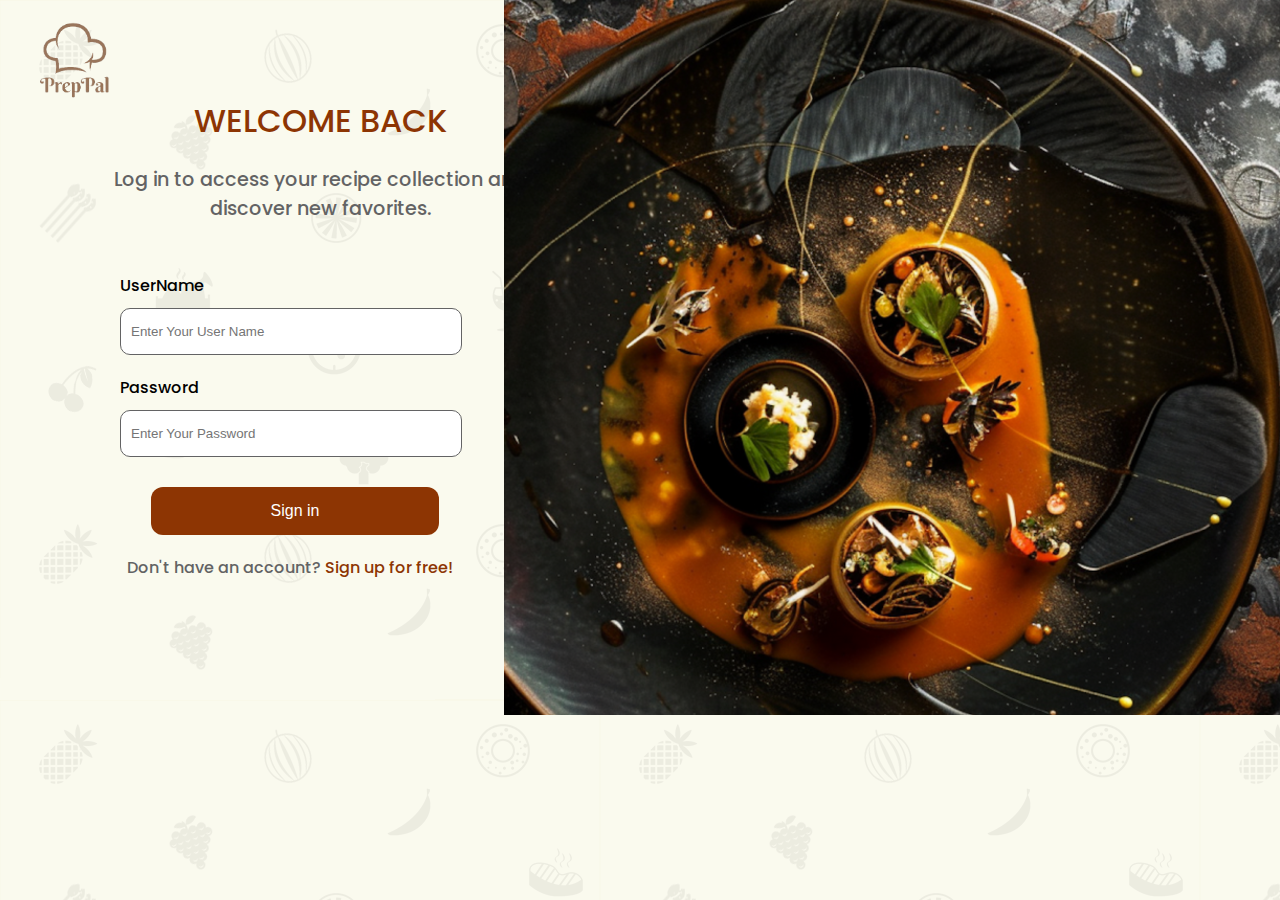
<file: loginpage.html>
<!DOCTYPE html>
<html lang="en">
  <head>
    <meta charset="UTF-8" />
    <meta name="viewport" content="width=device-width, initial-scale=1.0" />
    <title>PrepPal Login</title>
    <link rel="icons" href="/imgs/Copy_of_PrepPal__2_-removebg-preview.png" />
    <link rel="stylesheet" href="/styles/loginpage.css" />
    <link rel="preconnect" href="https://fonts.googleapis.com" />
    <link rel="preconnect" href="https://fonts.gstatic.com" crossorigin />
    <link
      href="https://fonts.googleapis.com/css2?family=Poppins:ital,wght@0,100;0,200;0,300;0,400;0,500;0,600;0,700;0,800;0,900;1,100;1,200;1,300;1,400;1,500;1,600;1,700;1,800;1,900&display=swap"
      rel="stylesheet"
    />
    <link rel="preconnect" href="https://fonts.googleapis.com" />
    <link rel="preconnect" href="https://fonts.gstatic.com" crossorigin />
    <link
      href="https://fonts.googleapis.com/css2?family=Modak&family=Poppins:ital,wght@0,100;0,200;0,300;0,400;0,500;0,600;0,700;0,800;0,900;1,100;1,200;1,300;1,400;1,500;1,600;1,700;1,800;1,900&display=swap"
      rel="stylesheet"
    />
    <link rel="preconnect" href="https://fonts.googleapis.com" />
    <link rel="preconnect" href="https://fonts.gstatic.com" crossorigin />
    <link
      href="https://fonts.googleapis.com/css2?family=Luckiest+Guy&display=swap"
      rel="stylesheet"
    />
  </head>
  <body>
    <a href="index.html"
      ><img
        src="/imgs/Copy_of_PrepPal-removebg-preview.png"
        width="90"
        height="80"
        alt="PrepPal Logo"
        class="logo"
      />
    </a>
    <div class="container">
      <div class="form-section">
        <h1>WELCOME BACK</h1>
        <p>
          Log in to access your recipe collection and<br />discover new
          favorites.
        </p>
        <form>
          <div class="form-group">
            <label for="username">UserName</label>
            <input
              type="text"
              id="username"
              placeholder="Enter Your User Name"
              required
            />
          </div>
          <div class="form-group">
            <label for="password">Password</label>
            <input
              type="password"
              id="password"
              placeholder="Enter Your Password"
              required
            />
          </div>
          <div class="button-wrapper">
            <button class="sign-in-btn" type="submit">Sign in</button>
          </div>
        </form>
        <div class="sign-up-link">
          Don't have an account? <a href="signuppage.html">Sign up for free!</a>
        </div>
      </div>
    </div>
    <div class="image-section"></div>
  </body>
</html>
</file>
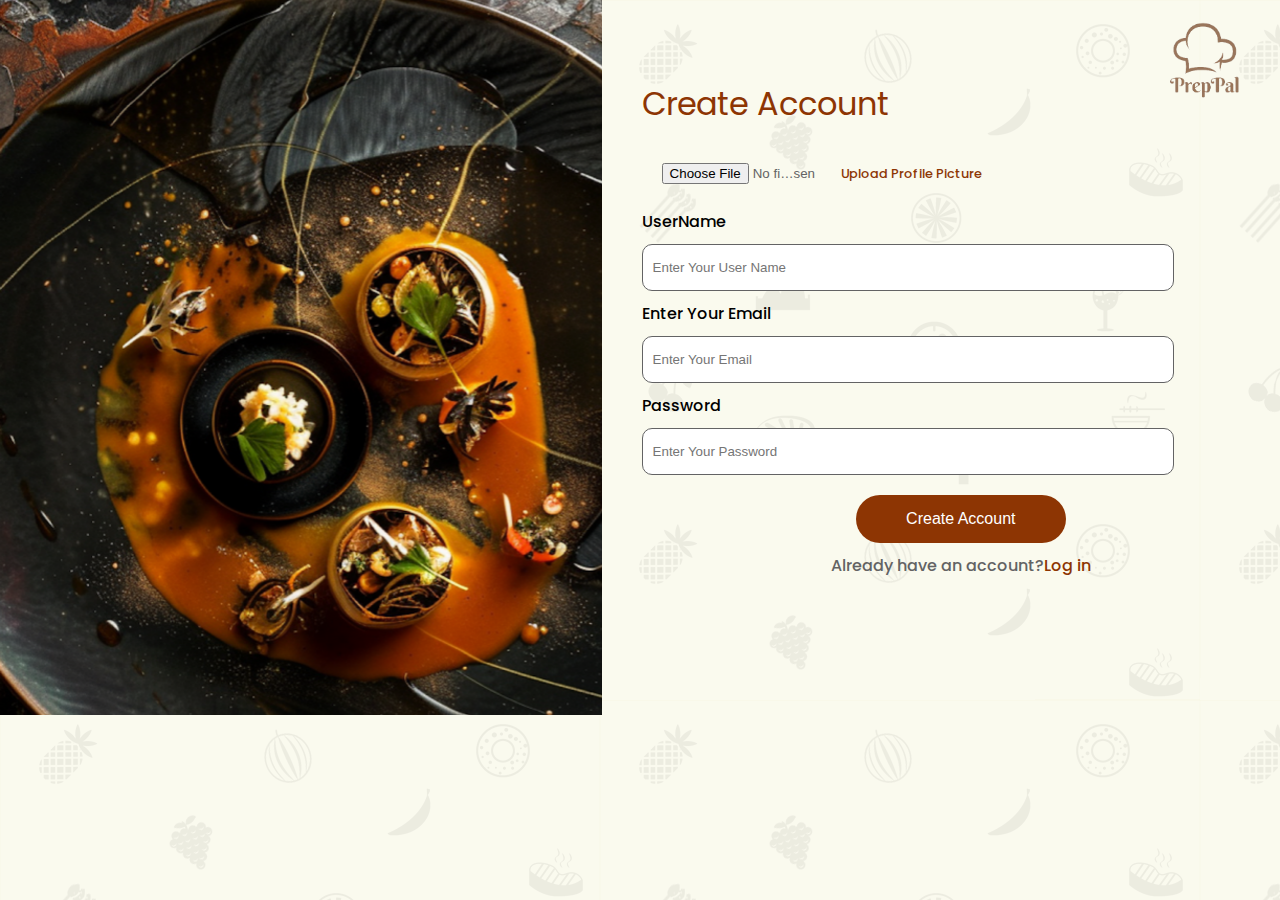
<file: signuppage.html>
<!DOCTYPE html>
<html lang="en">
  <head>
    <meta charset="UTF-8" />
    <meta name="viewport" content="width=device-width, initial-scale=1.0" />
    <title>PrepPal SignUp</title>
    <link rel="icons" href="/imgs/Copy_of_PrepPal__2_-removebg-preview.png" />
    <link rel="stylesheet" href="/styles/signupPage.css" />
    <link rel="preconnect" href="https://fonts.googleapis.com" />
    <link rel="preconnect" href="https://fonts.gstatic.com" crossorigin />
    <link
      href="https://fonts.googleapis.com/css2?family=Poppins:ital,wght@0,100;0,200;0,300;0,400;0,500;0,600;0,700;0,800;0,900;1,100;1,200;1,300;1,400;1,500;1,600;1,700;1,800;1,900&display=swap"
      rel="stylesheet"
    />
    <link rel="preconnect" href="https://fonts.googleapis.com" />
    <link rel="preconnect" href="https://fonts.gstatic.com" crossorigin />
    <link
      href="https://fonts.googleapis.com/css2?family=Modak&family=Poppins:ital,wght@0,100;0,200;0,300;0,400;0,500;0,600;0,700;0,800;0,900;1,100;1,200;1,300;1,400;1,500;1,600;1,700;1,800;1,900&display=swap"
      rel="stylesheet"
    />
    <link rel="preconnect" href="https://fonts.googleapis.com" />
    <link rel="preconnect" href="https://fonts.gstatic.com" crossorigin />
    <link
      href="https://fonts.googleapis.com/css2?family=Luckiest+Guy&display=swap"
      rel="stylesheet"
    />
  </head>
  <body>
    <a href="index.html"
      ><img
        src="/imgs/Copy_of_PrepPal-removebg-preview.png"
        width="90"
        height="80"
        alt="PrepPal Logo"
        class="logo"
      />
    </a>
    <div class="image-section"></div>
    <div class="container">
      <div class="form-section">
        <h1>Create Account</h1>
        <form>
          <div class="form-group profile">
            <div class="icon-container" id="icon-container">
              <lord-icon
                src="https://cdn.lordicon.com/hrjifpbq.json"
                trigger="in"
                delay="500"
                state="in-account"
                colors="primary:#794628"
                style="width: 100px; height: 100px"
              >
              </lord-icon>
            </div>
            <input type="file" id="profile-input" accept="image/*" />
            <span class="profile-info">Upload Profile Picture</span>
            <div class="image-preview" id="image-preview"></div>
          </div>
          <div class="form-group">
            <label for="username">UserName</label>
            <input
              type="text"
              id="username"
              placeholder="Enter Your User Name"
              required
            />
          </div>
          <div class="form-group">
            <label for="email">Enter Your Email</label>
            <input
              type="email"
              id="password"
              placeholder="Enter Your Email"
              required
            />
          </div>
          <div class="form-group">
            <label for="password">Password</label>
            <input
              type="password"
              id="password"
              placeholder="Enter Your Password"
              required
            />
          </div>
          <div class="button-wrapper">
            <button class="sign-up-btn" type="submit">Create Account</button>
          </div>
        </form>
        <div class="log-in-link">
            Already have an account?<a href="loginpage.html">Log in</a>
        </div>
      </div>
    </div>
    <script src="https://cdn.lordicon.com/lordicon.js"></script>
    <script src="/scripts/signup-page.js"></script>
  </body>
</html>
</file>
<file: styles/loginpage.css>
* {
  margin: 0;
  padding: 0;
}
.logo {
  transition: transform 0.3s ease, opacity 0.3s ease;
  cursor: pointer;
  margin: 20px 30px;
}

.logo:hover {
  transform: scale(1.1);
  opacity: 0.8;
}
body {
  font-family: Poppins, sans-serif;
  background-image: url("../imgs/restaurant_icons.png");
  position: relative;
  color: #636364;
  font-weight: 500;
}
.container {
  display: flex;
}
.image-section {
  background-image: url("../imgs/sideimg.png");
  object-fit: cover;
  background-repeat: no-repeat;
  position: absolute;
  top: 0;
  right: 0;
  width: 776px;
  height: 715px;
}
h1 {
  text-align: center;
  color: #8d3503;
  font-weight: 500;
  margin-bottom: 10px;
}
p {
  text-align: center;
  margin-bottom: 20px;
  padding: 10px;
  font-size: 1.2rem;
}
.form-section {
  display: flex;
  flex-direction: column;
  margin-top: -30px;
  width: 50%;
  height: auto;
}
.form-group {
  margin: 20px 120px;
}
.form-group label {
  color: black;
  font-size: 1rem;
  font-weight: 500;
}
.form-group input {
  width: 80%;
  color: #636364;
  display: block;
  padding: 15px 10px;
  margin: 10px 0;
  border-radius: 10px;
  border: 1px solid;
}
.button-wrapper {
  display: flex;
  justify-content: center;
  margin-top: 30px;
  margin-left: -50px;
}

.sign-in-btn {
  background-color: #8d3503;
  color: white;
  padding: 15px 120px;
  font-weight: 500;
  font-size: 1rem;
  border: none;
  border-radius: 12px; /* Optional for styling */
  cursor: pointer;
}
.sign-in-btn:hover {
  background-color: #622614;
}
.sign-up-link {
  text-align: center;
  margin-top: 20px;
  margin-left: -60px;
}
.sign-up-link a {
  color: #8d3503;
  font-weight: 500;
  text-decoration: none;
}
</file>
<file: styles/signupPage.css>
* {
    margin: 0;
    padding: 0;
  }
  .logo {
    transition: transform 0.3s ease, opacity 0.3s ease;
    cursor: pointer;
    margin: 20px 30px;
    position: absolute;
    right: 0;
  }
  
  .logo:hover {
    transform: scale(1.1);
    opacity: 0.8;
  }
  body {
    display: flex;
    font-family: Poppins, sans-serif;
    background-image: url("../imgs/restaurant_icons.png");
    position: relative;
    color: #636364;
    font-weight: 500;
  }
  .image-section {
    background-image: url("../imgs/sideimg.png");
    object-fit: cover;
    background-repeat: no-repeat;
    position: absolute;
    top: 0;
    left: 0;
    width: 47%;
    height: 715px;
  }
  .container{
    width: 53%;
    margin-left: auto;
  }
  .form-section {
    display: flex;
    justify-content: center;
    flex-direction: column;
    gap: 10px;
    padding-left: 40px;
  }
  h1,h2{
    color:  #8d3503;
    margin-top: 80px;
    font-weight: 400;
  }
  .form-group.profile {
    display: flex;
    align-items: center;
    gap: 10px;
  }
  
  .image-preview {
    display: none;
    width: 100px;
    height: 100px;
    border-radius: 50%;
    overflow: hidden;
    border: 2px solid #794628;
  }
  
  .image-preview img {
    width: 100%;
    height: 100%;
    object-fit: cover;
  }

  .form-group label {
    color: black;
    font-size: 1rem;
    font-weight: 500;
    margin-top: 30px;
  }
  .form-group input {
    width: 80%;
    color: #636364;
    display: block;
    padding: 15px 10px;
    margin: 10px 0;
    border-radius: 10px;
    border: 1px solid;
  }
  .profile input{
    border: none;
    width: 25%;
  }
  .form-group span{
    font-size: 0.8rem;
    color: #8d3503;
  }
  .button-wrapper {
    display: flex;
    justify-content: center;
    margin-top: 20px;
  }
  .sign-up-btn {
    background-color: #8d3503;
    color: white;
    padding: 15px 50px;
    border-radius: 40px;
    border: none;
    cursor: pointer;
    font-size: 1rem;
    font-weight: 500;
  }
  .sign-up-btn:hover {
    background-color: #622614;
  }
  .log-in-link {
    text-align: center;
  }
  .log-in-link a {
    color: #8d3503;
    font-weight: 500;
    text-decoration: none;
  }
</file>
